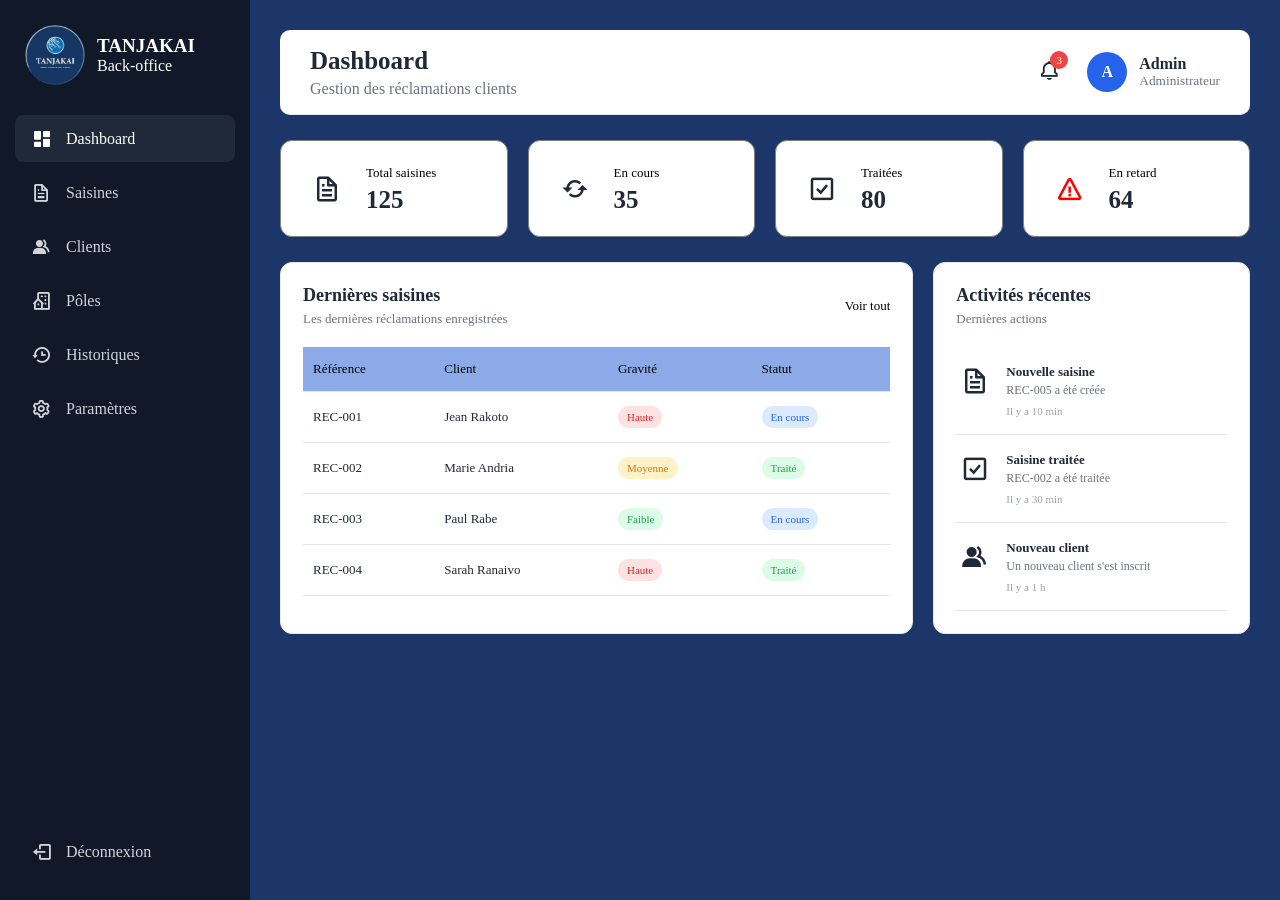
<file: index.html>
<!DOCTYPE html>
<html lang="en">
<head>
    <meta charset="UTF-8">
    <meta name="viewport" content="width=device-width, initial-scale=1.0">
    <link href="https://unpkg.com/boxicons@2.1.4/css/boxicons.min.css" rel="stylesheet">
    <title>TANJAKAI</title>
    <link rel="stylesheet" href="style.css">
</head>
<body>
    <!-- SIDEBAR -->
    <aside class="sidebar">
        <div class="logo">
            <img src="ta.jpg" alt="#">
            <div>
                <h2>TANJAKAI</h2>
                <span>Back-office</span>
            </div>
        </div>

        <nav>
            <a href="index.html" class="menu active"><i class='bx bxs-dashboard'></i> <span>Dashboard</span></a>
            <a href="saisine/saisine.html" class="menu" data-page="saisines"><i class='bx bx-file'></i> <span>Saisines</span></a>
            <a href="clients/clients.html" class="menu" data-page="clients"><i class='bx bxs-group'></i> <span>Clients</span></a>
            <a href="poles/poles.html" class="menu" data-page="poles"><i class='bx bx-building-house'></i> <span>Pôles</span></a>
            <a href="#" class="menu" data-page="historiques"><i class='bx bx-history'></i> <span>Historiques</span></a>
            <a href="#" class="menu" data-page="parametres"><i class='bx bx-cog'></i> <span>Paramètres</span></a>
        </nav>

        <div class="sidebar-bottom">
            <a href="#"><i class='bx bx-log-out'></i> <span>Déconnexion</span></a>
        </div>
    </aside>

    <main class="main-content">
        <!-- HEADER -->
        <header class="header">
            <button id="menuBtn" class="menu-btn">
                <i class='bx bx-menu'></i>
            </button>
            <div>
                <h1 id="pageTitle">Dashboard</h1>
                <p>Gestion des réclamations clients</p>
            </div>
            <div class="profile">
                <div class="notification">
                    <i class='bx bx-bell'></i>
                    <span>3</span>
                </div>
                <div class="avatar">A</div>
                <div>
                    <strong>Admin</strong>
                    <small>Administrateur</small>
                </div>
            </div>
        </header>

        <!-- STATISTIQUES -->
        <section class="stats">
            <div class="stat-card">
                <div class="stat-icon"><i class='bx bx-file'></i></div>
                <div>
                    <span>Total saisines</span>
                    <h2 id="totalSaisines">125</h2>
                </div>
            </div>

            <div class="stat-card">
                <div class="stat-icon"><i class='bx bx-refresh'></i></div>
                <div>
                    <span>En cours</span>
                    <h2 id="saisinesCours">35</h2>
                </div>
            </div>

            <div class="stat-card">
                <div class="stat-icon"><i class='bx bx-check-square' ></i></div>
                <div>
                    <span>Traitées</span>
                    <h2 id="saisinesTraitees">80</h2>
                </div>
            </div>

            <div class="stat-card">
                <div class="stat-icon red"><i class='bx bx-error'></i></div>
                <div>
                    <span>En retard</span>
                    <h2 id="enRetard">64</h2>
                </div>
            </div>
        </section>

        <!-- CONTENU -->
        <section class="dashboard-grid">
            <!-- SAISINES -->
            <div class="card recent">
                <div class="card-header">
                    <div>
                        <h2>Dernières saisines</h2>
                        <p>Les dernières réclamations enregistrées</p>
                    </div>
                    <a href="#">Voir tout</a>
                </div>

                <div class="table-container">
                    <table>
                        <thead>
                            <tr>
                                <th>Référence</th>
                                <th>Client</th>
                                <th>Gravité</th>
                                <th>Statut</th>
                            </tr>
                        </thead>

                        <tbody>
                            <tr>
                                <td>REC-001</td>
                                <td>Jean Rakoto</td>
                                <td><span class="badge high">Haute</span></td>
                                <td><span class="badge pending">En cours</span></td>
                            </tr>

                            <tr>
                                <td>REC-002</td>
                                <td>Marie Andria</td>
                                <td><span class="badge medium">Moyenne</span></td>
                                <td><span class="badge success">Traité</span></td>
                            </tr>

                            <tr>
                                <td>REC-003</td>
                                <td>Paul Rabe</td>
                                <td><span class="badge low">Faible</span></td>
                                <td><span class="badge pending">En cours</span></td>
                            </tr>

                            <tr>
                                <td>REC-004</td>
                                <td>Sarah Ranaivo</td>
                                <td><span class="badge high">Haute</span></td>
                                <td> <span class="badge success">Traité</span> </td>
                            </tr>
                        </tbody>
                    </table>
                </div>
            </div>

            <!-- ACTIVITÉS -->
            <div class="card activity">
                <div class="card-header">
                    <div>
                        <h2>Activités récentes</h2>
                        <p>Dernières actions</p>
                    </div>
                </div>

                <div class="activity-list">
                    <div class="activity-item">
                        <div class="activity-icon"><i class='bx bx-file'></i></div>
                        <div>
                            <strong>Nouvelle saisine</strong>
                            <p>REC-005 a été créée</p>
                            <small>Il y a 10 min</small>
                        </div>
                    </div>

                    <div class="activity-item">
                        <div class="activity-icon"><i class='bx bx-check-square' ></i></div>
                        <div>
                            <strong>Saisine traitée</strong>
                            <p>REC-002 a été traitée</p>
                            <small>Il y a 30 min</small>
                        </div>
                    </div>

                    <div class="activity-item">
                        <div class="activity-icon"><i class='bx bxs-group'></i></div>
                        <div>
                            <strong>Nouveau client</strong>
                            <p>Un nouveau client s'est inscrit</p>
                            <small>Il y a 1 h</small>
                        </div>
                    </div>
                </div>
            </div>
        </section>
    </main>

    <script src="script.js"></script>
</body>
</html>
</file>
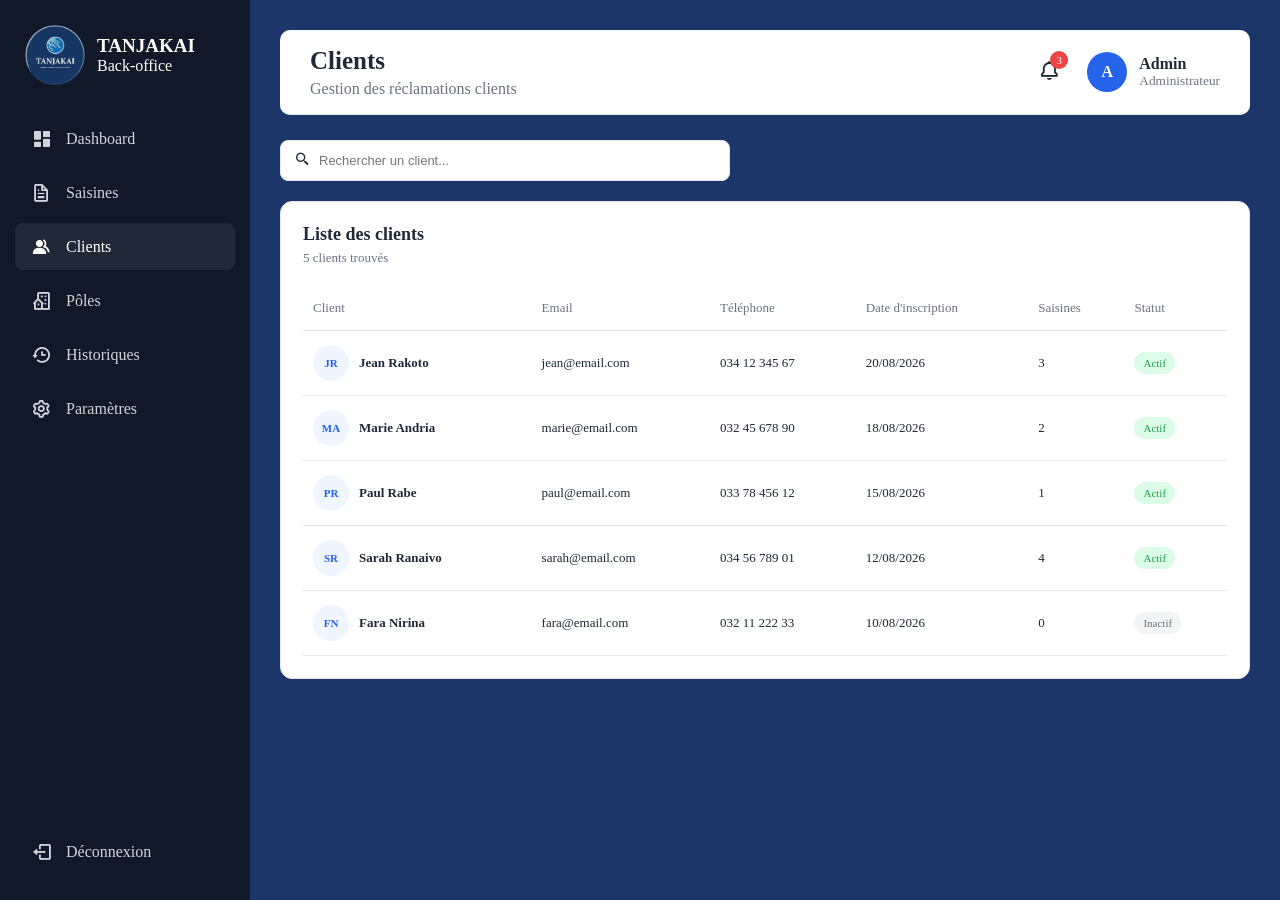
<file: clients/clients.html>
<!DOCTYPE html>
<html lang="en">
<head>
    <meta charset="UTF-8">
    <meta name="viewport" content="width=device-width, initial-scale=1.0">
    <link href="https://unpkg.com/boxicons@2.1.4/css/boxicons.min.css" rel="stylesheet">
    <title>Clients</title>
    <link rel="stylesheet" href="clients.css">
</head>
<body>
    <!-- SIDEBAR -->
    <aside class="sidebar">
        <div class="logo">
            <img src="..\ta.jpg" alt="#">
            <div>
                <h2>TANJAKAI</h2>
                <span>Back-office</span>
            </div>
        </div>

        <nav>
            <a href="..\index.html" class="menu"><i class='bx bxs-dashboard'></i> <span>Dashboard</span></a>
            <a href="..\saisine/saisine.html" class="menu" data-page="saisines"><i class='bx bx-file'></i> <span>Saisines</span></a>
            <a href="clients.html" class="menu active" data-page="clients"><i class='bx bxs-group'></i> <span>Clients</span></a>
            <a href="..\poles\poles.html" class="menu" data-page="poles"><i class='bx bx-building-house'></i> <span>Pôles</span></a>
            <a href="#" class="menu" data-page="historiques"><i class='bx bx-history'></i> <span>Historiques</span></a>
            <a href="#" class="menu" data-page="parametres"><i class='bx bx-cog'></i> <span>Paramètres</span></a>
        </nav>

        <div class="sidebar-bottom">
            <a href="#"><i class='bx bx-log-out'></i> <span>Déconnexion</span></a>
        </div>
    </aside>
    <main class="main-content">
         <!-- HEADER -->
        <header class="header">
            <button id="menuBtn" class="menu-btn">
                <i class='bx bx-menu'></i>
            </button>
            <div>
                <h1 id="pageTitle">Clients</h1>
                <p>Gestion des réclamations clients</p>
            </div>
            <div class="profile">
                <div class="notification">
                    <i class='bx bx-bell'></i>
                    <span>3</span>
                </div>
                <div class="avatar">A</div>
                <div>
                    <strong>Admin</strong>
                    <small>Administrateur</small>
                </div>
            </div>
        </header>

        <!-- RECHERCHE -->
        <section class="tools">
            <div class="search-box">
                <span><i class='bx bx-search-alt-2'></i></span>
                <input type="text" id="searchInput"placeholder="Rechercher un client...">
            </div>
        </section>

        <section class="card">
            <div class="card-header">
                <div>
                    <h2>Liste des clients</h2>
                    <p id="resultCount">5 clients trouvés</p>
                </div>
            </div>

            <div class="table-container">
                <table>
                    <thead>
                        <tr>
                            <th>Client</th>
                            <th>Email</th>
                            <th>Téléphone</th>
                            <th>Date d'inscription</th>
                            <th>Saisines</th>
                            <th>Statut</th>
                        </tr>
                    </thead>
                    <tbody id="clientsTable">
                        <tr>
                            <td>
                                <div class="client">
                                    <div class="avatar-client">JR</div>
                                    <strong>Jean Rakoto</strong>
                                </div>
                            </td>

                            <td>jean@email.com</td>
                            <td>034 12 345 67 </td>
                            <td>20/08/2026 </td>
                            <td>3</td>
                            <td><span class="badge active">Actif</span></td>
                        </tr>

                        <tr>
                            <td>
                                <div class="client">
                                    <div class="avatar-client"> MA</div>
                                    <strong>Marie Andria</strong>
                                </div>
                            </td>
                            <td> marie@email.com</td>
                            <td>032 45 678 90</td>
                            <td>18/08/2026</td>
                            <td>2 </td>
                            <td><span class="badge active">Actif</span></td>
                        </tr>

                        <tr>
                            <td>
                                <div class="client">
                                    <div class="avatar-client"> PR</div>
                                    <strong>Paul Rabe</strong>
                                </div>
                            </td>
                            <td> paul@email.com</td>
                            <td>033 78 456 12</td>
                            <td>15/08/2026 </td>
                            <td>1</td>
                            <td><span class="badge active"> Actif</span></td>
                        </tr>

                        <tr>
                            <td>
                                <div class="client">
                                    <div class="avatar-client">SR</div>
                                    <strong>Sarah Ranaivo</strong>
                                </div>
                            </td>
                            <td>sarah@email.com</td>
                            <td>034 56 789 01</td>
                            <td>12/08/2026</td>
                            <td> 4</td>
                            <td><span class="badge active">Actif</span></td>
                        </tr>

                        <tr>
                            <td>
                                <div class="client">
                                    <div class="avatar-client">FN</div>
                                    <strong>Fara Nirina</strong>
                                </div>
                            </td>
                            <td>fara@email.com</td>
                            <td>032 11 222 33</td>
                            <td>10/08/2026</td>
                            <td>0</td>
                            <td><span class="badge inactive">Inactif</span></td>
                        </tr>
                    </tbody>
                </table>
            </div>
        </section>
    </main>

    <script src="clients.js"></script>
</body>
</html>
</file>
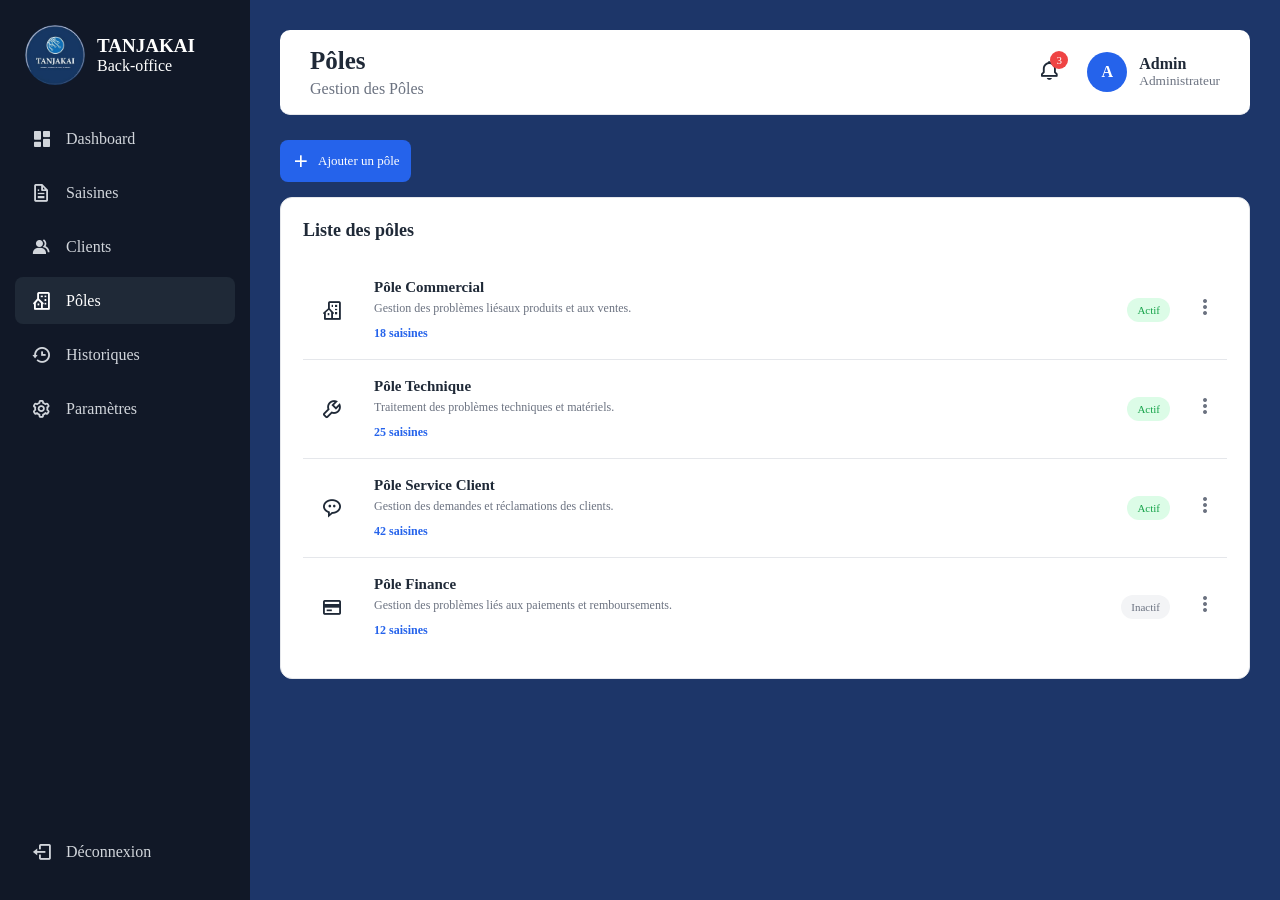
<file: poles/poles.html>
<!DOCTYPE html>
<html lang="en">
<head>
    <meta charset="UTF-8">
    <meta name="viewport" content="width=device-width, initial-scale=1.0">
    <link href="https://unpkg.com/boxicons@2.1.4/css/boxicons.min.css" rel="stylesheet">
    <title>Poles</title>
    <link rel="stylesheet" href="poles.css">
</head>
<body>
     <!-- SIDEBAR -->
    <aside class="sidebar">
        <div class="logo">
            <img src="..\ta.jpg" alt="#">
            <div>
                <h2>TANJAKAI</h2>
                <span>Back-office</span>
            </div>
        </div>

        <nav>
            <a href="..\index.html" class="menu"><i class='bx bxs-dashboard'></i> <span>Dashboard</span></a>
            <a href="..\saisine\saisine.html" class="menu" data-page="saisines"><i class='bx bx-file'></i> <span>Saisines</span></a>
            <a href="..\clients\clients.html" class="menu" data-page="clients"><i class='bx bxs-group'></i> <span>Clients</span></a>
            <a href="poles.html" class="menu active" data-page="poles"><i class='bx bx-building-house'></i> <span>Pôles</span></a>
            <a href="#" class="menu" data-page="historiques"><i class='bx bx-history'></i> <span>Historiques</span></a>
            <a href="#" class="menu" data-page="parametres"><i class='bx bx-cog'></i> <span>Paramètres</span></a>
        </nav>

        <div class="sidebar-bottom">
            <a href="#"><i class='bx bx-log-out'></i> <span>Déconnexion</span></a>
        </div>
    </aside>

    <!-- MODAL AJOUTER UN PÔLE -->
    <div class="modal" id="poleModal">
        <div class="modal-content">
            <div class="modal-header">
                <div>
                    <h2>Ajouter un pôle</h2>
                    <p>Créer un nouveau pôle</p>
                </div>

                <button class="close-btn" id="closeModal">
                    <i class='bx bx-x'></i>
                </button>
            </div>

            <form id="poleForm">
                <div class="form-group">
                    <label for="poleName">Nom du pôle</label>
                    <input type="text" id="poleName" placeholder="Ex : Pôle Informatique" required>
                </div>

                <div class="form-group">
                    <label for="poleDescription">Description</label>
                    <textarea id="poleDescription" rows="4" placeholder="Description du pôle..." required></textarea>
                </div>

                <div class="form-group">
                    <label for="poleStatus">Statut</label>
                    <select id="poleStatus">
                        <option value="Actif">Actif</option>
                        <option value="Inactif">Inactif</option>
                    </select>
                </div>

                <div class="modal-actions">
                    <button type="button" class="cancel-btn" id="cancelBtn"> Annuler</button>
                    <button type="submit" class="save-btn">
                        <i class='bx bx-save'></i>
                        Enregistrer
                    </button>
                </div>
            </form>
        </div>
    </div>
    
    <main class="main-content">
         <!-- HEADER -->
        <header class="header">
            <button id="menuBtn" class="menu-btn">
                <i class='bx bx-menu'></i>
            </button>
            <div>
                <h1 id="pageTitle">Pôles</h1>
                <p>Gestion des Pôles</p>
            </div>
            <div class="profile">
                <div class="notification">
                    <i class='bx bx-bell'></i>
                    <span>3</span>
                </div>
                <div class="avatar">A</div>
                <div>
                    <strong>Admin</strong>
                    <small>Administrateur</small>
                </div>
            </div>
        </header>

        <button class="add-btn" id="addPoleBtn">
            <i class='bx bx-plus'></i>
            Ajouter un pôle
        </button>

        <!-- LISTE DES PÔLES -->
        <section class="card">
            <div class="card-header">
                <div>
                    <h2>Liste des pôles</h2>
                </div>
            </div>

            <div class="poles-list" id="polesList">

                <!-- PÔLE 1 -->
                <div class="pole-card">
                    <div class="pole-icon"><i class='bx bx-building-house'></i></div>
                    <div class="pole-info">
                        <h3> Pôle Commercial</h3>
                        <p> Gestion des problèmes liésaux produits et aux ventes.</p>
                        <span>18 saisines </span>
                    </div>
                    <div class="pole-status">
                        <span class="badge active">Actif</span>
                    </div>

                    <!-- MENU 3 POINTS -->
                <div class="pole-menu">
                    <button class="pole-menu-btn">
                        <i class='bx bx-dots-vertical-rounded'></i>
                    </button>

                    <div class="pole-menu-content">
                        <button class="set-active">
                            <i class='bx bx-check-circle'></i>
                            Actif
                        </button>
                        <button class="set-inactive">
                            <i class='bx bx-x-circle'></i>
                            Inactif
                        </button>
                        <button class="delete-pole">
                            <i class='bx bx-trash'></i>
                            Suprimer
                        </button>

                    </div>
                </div>
                </div>

                <!-- PÔLE 2 -->
                <div class="pole-card">
                    <div class="pole-icon">
                        <i class='bx bx-wrench'></i>
                    </div>
                    <div class="pole-info">
                        <h3>Pôle Technique</h3>
                        <p>Traitement des problèmes techniques et matériels.</p>
                        <span> 25 saisines</span>
                    </div>
                    <div class="pole-status">
                        <span class="badge active">
                            Actif
                        </span>
                    </div>

                    <!-- MENU 3 POINTS -->
                    <div class="pole-menu">
                        <button class="pole-menu-btn">
                            <i class='bx bx-dots-vertical-rounded'></i>
                        </button>

                        <div class="pole-menu-content">
                            <button class="set-active">
                                <i class='bx bx-check-circle'></i>
                                Actif
                            </button>
                            <button class="set-inactive">
                                <i class='bx bx-x-circle'></i>
                                Inactif
                            </button>
                            <button class="delete-pole">
                                <i class='bx bx-trash'></i>
                                Suprimer
                            </button>

                        </div>
                    </div>
                </div>

                <!-- PÔLE 3 -->
                <div class="pole-card">
                    <div class="pole-icon">
                        <i class='bx bx-message-rounded-dots' ></i>
                    </div>

                    <div class="pole-info">
                        <h3>Pôle Service Client</h3>
                        <p> Gestion des demandes et réclamations des clients.</p>
                        <span>42 saisines</span>
                    </div>

                    <div class="pole-status">
                        <span class="badge active">
                            Actif
                        </span>
                    </div>

                    <!-- MENU 3 POINTS -->
                    <div class="pole-menu">
                        <button class="pole-menu-btn">
                            <i class='bx bx-dots-vertical-rounded'></i>
                        </button>

                        <div class="pole-menu-content">
                            <button class="set-active">
                                <i class='bx bx-check-circle'></i>
                                Actif
                            </button>
                            <button class="set-inactive">
                                <i class='bx bx-x-circle'></i>
                                Inactif
                            </button>
                            <button class="delete-pole">
                                <i class='bx bx-trash'></i>
                                Suprimer
                            </button>

                        </div>
                    </div>
                </div>

                <!-- PÔLE 4 -->
                <div class="pole-card">
                    <div class="pole-icon">
                        <i class='bx bx-credit-card' ></i>
                    </div>

                    <div class="pole-info">
                        <h3>Pôle Finance</h3>
                        <p> Gestion des problèmes liés aux paiements et remboursements.</p>
                        <span>12 saisines</span>
                    </div>

                    <div class="pole-status">
                        <span class="badge inactive">
                            Inactif
                        </span>
                    </div>

                    <!-- MENU 3 POINTS -->
                    <div class="pole-menu">
                        <button class="pole-menu-btn">
                            <i class='bx bx-dots-vertical-rounded'></i>
                        </button>

                        <div class="pole-menu-content">
                            <button class="set-active">
                                <i class='bx bx-check-circle'></i>
                                Actif
                            </button>
                            <button class="set-inactive">
                                <i class='bx bx-x-circle'></i>
                                Inactif
                            </button>
                            <button class="delete-pole">
                                <i class='bx bx-trash'></i>
                                Suprimer
                            </button>

                        </div>
                    </div>
                </div>
            </div>
        </section>
    </main>

    <script src="poles.js"></script>
</body>
</html>
</file>
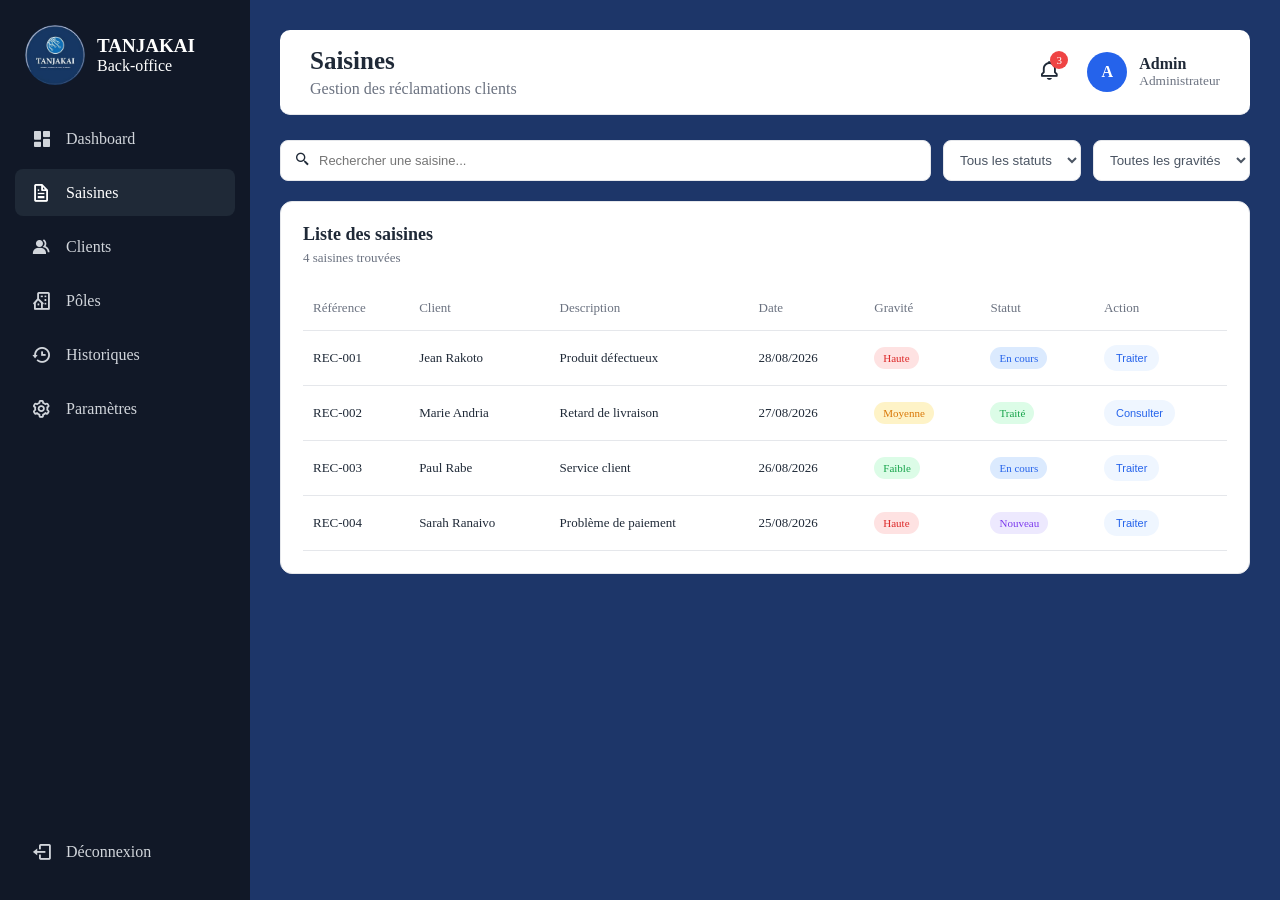
<file: saisine/saisine.html>
<!DOCTYPE html>
<html lang="en">
<head>
    <meta charset="UTF-8">
    <meta name="viewport" content="width=device-width, initial-scale=1.0">
    <link href="https://unpkg.com/boxicons@2.1.4/css/boxicons.min.css" rel="stylesheet">
    <title>SAISINES</title>
    <link rel="stylesheet" href="saisine.css">
</head>
<body>
    <!-- SIDEBAR -->
    <aside class="sidebar">
        <div class="logo">
            <img src="..\ta.jpg" alt="#">
            <div>
                <h2>TANJAKAI</h2>
                <span>Back-office</span>
            </div>
        </div>

        <nav>
            <a href="..\index.html" class="menu"><i class='bx bxs-dashboard'></i> <span>Dashboard</span></a>
            <a href="saisine.html" class="menu active" data-page="saisines"><i class='bx bx-file'></i> <span>Saisines</span></a>
            <a href="..\clients\clients.html" class="menu" data-page="clients"><i class='bx bxs-group'></i> <span>Clients</span></a>
            <a href="..\poles\poles.html" class="menu" data-page="poles"><i class='bx bx-building-house'></i> <span>Pôles</span></a>
            <a href="#" class="menu" data-page="historiques"><i class='bx bx-history'></i> <span>Historiques</span></a>
            <a href="#" class="menu" data-page="parametres"><i class='bx bx-cog'></i> <span>Paramètres</span></a>
        </nav>

        <div class="sidebar-bottom">
            <a href="#"><i class='bx bx-log-out'></i> <span>Déconnexion</span></a>
        </div>
    </aside>

    <main class="main-content">
        <!-- HEADER -->
        <header class="header">
            <button id="menuBtn" class="menu-btn">
                <i class='bx bx-menu'></i>
            </button>
            <div>
                <h1 id="pageTitle">Saisines</h1>
                <p>Gestion des réclamations clients</p>
            </div>
            <div class="profile">
                <div class="notification">
                    <i class='bx bx-bell'></i>
                    <span>3</span>
                </div>
                <div class="avatar">A</div>
                <div>
                    <strong>Admin</strong>
                    <small>Administrateur</small>
                </div>
            </div>
        </header>

        <!-- FILTRES -->
        <section class="tools">
            <div class="search-box">
                <span><i class='bx bx-search-alt-2'></i></span>
                <input type="text" id="searchInput" placeholder="Rechercher une saisine...">
            </div>

            <select id="statusFilter">
                <option value="all">Tous les statuts</option>
                <option value="Nouveau">Nouveau</option>
                <option value="En cours">En cours</option>
                <option value="Traité">Traité</option>
            </select>

            <select id="gravityFilter">
                <option value="all">Toutes les gravités</option>
                <option value="Haute">Haute</option>
                <option value="Moyenne">Moyenne</option>
                <option value="Faible">Faible</option>
            </select>
        </section>

        <!-- TABLEAU DES SAISINES -->
        <section class="card">
            <div class="card-header">
                <div>
                    <h2>Liste des saisines</h2>
                    <p id="resultCount"> 4 saisines trouvées </p>
                </div>
            </div>

            <div class="table-container">
                <table>
                    <thead>
                        <tr>
                            <th>Référence</th>
                            <th>Client</th>
                            <th>Description</th>
                            <th>Date</th>
                            <th>Gravité</th>
                            <th>Statut</th>
                            <th>Action</th>
                        </tr>
                    </thead>

                    <tbody id="saisinesTable">
                        <tr>
                            <td>REC-001</td>
                            <td>Jean Rakoto</td>
                            <td>Produit défectueux</td>
                            <td>28/08/2026</td>
                            <td><span class="badge high">Haute</span></td>
                            <td><span class="badge pending">En cours</span></td>
                            <td><button class="view-btn" onclick="ouvrirTraitement('REC-001')">Traiter</button></td>
                        </tr>

                        <tr>
                            <td>REC-002</td>
                            <td>Marie Andria</td>
                            <td>Retard de livraison</td>
                            <td>27/08/2026</td>
                            <td><span class="badge medium">Moyenne</span></td>
                            <td><span class="badge success">Traité</span></td>
                            <td><button class="view-btn" onclick="ouvrirTraitement('REC-002')">Consulter</button></td>
                        </tr>

                        <tr>
                            <td>REC-003</td>
                            <td>Paul Rabe</td>
                            <td>Service client</td>
                            <td>26/08/2026</td>
                            <td><span class="badge low">Faible</span></td>
                            <td><span class="badge pending">En cours </span></td>
                            <td><button class="view-btn" onclick="ouvrirTraitement('REC-003')">Traiter</button></td>
                        </tr>

                        <tr>
                            <td>REC-004</td>
                            <td>Sarah Ranaivo</td>
                            <td>Problème de paiement</td>
                            <td>25/08/2026</td>
                            <td><span class="badge high">Haute</span></td>
                            <td><span class="badge new">Nouveau</span></td>
                            <td><button class="view-btn" onclick="ouvrirTraitement('REC-004')">Traiter</button></td>
                        </tr>
                    </tbody>
                </table>
            </div>
        </section>
    </main>

    <!-- FENÊTRE DE TRAITEMENT -->
<div id="fenetreTraitement" class="fenetre-traitement">
    <div class="contenu-traitement">
    <!-- BARRE DE LA FENÊTRE -->
        <div class="window-header" id="windowHeader">
            <button class="fermer-traitement" onclick="fermerTraitement()">
                <i class='bx bx-x'></i>
            </button>
        </div>

        <!-- PAGE TRAITEMENT -->
        <iframe id="traitementFrame"></iframe>
    </div>

</div>

    <script src="saisine.js"></script>
</body>
</html>
</file>
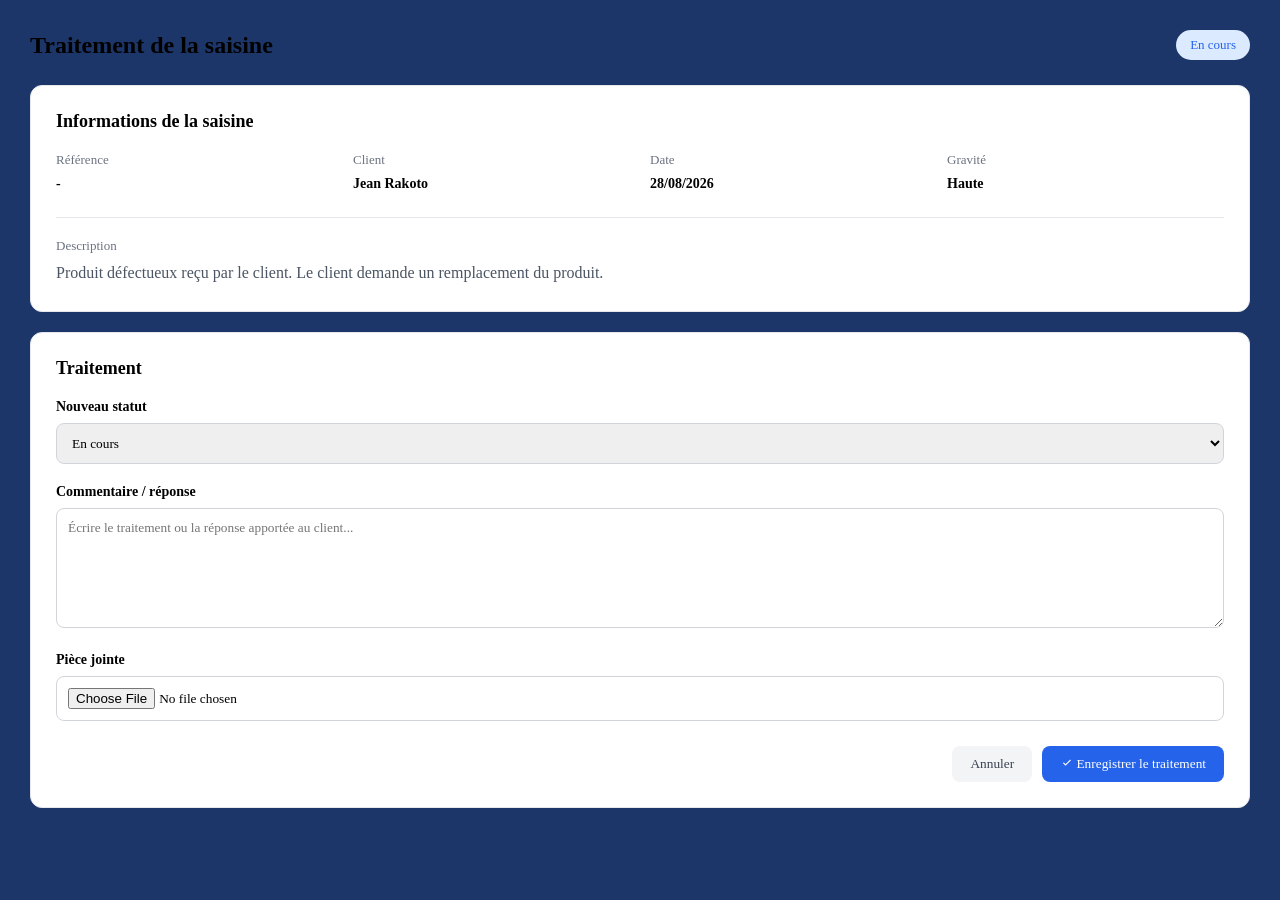
<file: saisine/traitement/traitement.html>
<!DOCTYPE html>
<html lang="fr">
<head>
    <meta charset="UTF-8">
    <meta name="viewport" content="width=device-width, initial-scale=1.0">
    <title>Traitement</title>
    <link rel="stylesheet" href="traitement.css">
    <link href="https://unpkg.com/boxicons@2.1.4/css/boxicons.min.css" rel="stylesheet">
</head>

<body>
    <div class="traitement-window">

        <div class="traitement-container">
            <div class="traitement-header">
                <div>
                    <h1>Traitement de la saisine</h1>  
                </div>
                <span class="status">En cours</span>
            </div>

            <div class="traitement-body">
                <!-- INFORMATIONS -->
                <section class="info-card">
                    <h2>Informations de la saisine</h2>
                    <div class="info-grid">
                        <div>
                            <span>Référence</span>
                            <strong id="refInfo">-</strong>
                        </div>

                        <div>
                            <span>Client</span>
                            <strong>Jean Rakoto</strong>
                        </div>

                        <div>
                            <span>Date</span>
                            <strong>28/08/2026</strong>
                        </div>

                        <div>
                            <span>Gravité</span>
                            <strong>Haute</strong>
                        </div>
                    </div>

                    <div class="description">
                        <span>Description</span>
                        <p>
                            Produit défectueux reçu par le client.
                            Le client demande un remplacement du produit.
                        </p>
                    </div>
                </section>

                <!-- FORMULAIRE -->
                <section class="form-card">
                    <h2>Traitement</h2>
                    <form>
                        <div class="form-group">
                            <label for="status"> Nouveau statut</label>
                            <select id="status">
                                <option value="En cours"> En cours </option>
                                <option value="Traité"> Traité </option>
                                <option value="Rejeté"> Rejeté </option>
                            </select>
                        </div>

                        <div class="form-group">
                            <label for="commentaire"> Commentaire / réponse</label>
                            <textarea id="commentaire" placeholder="Écrire le traitement ou la réponse apportée au client..."></textarea>
                        </div>

                        <div class="form-group">
                            <label for="piece"> Pièce jointe </label>
                            <input type="file" id="piece">
                        </div>

                        <div class="actions">
                            <button type="button" class="cancel"> Annuler </button>
                            <button type="submit" class="save"><i class='bx bx-check'></i> Enregistrer le traitement </button>
                        </div>
                    </form>
                </section>
            </div>
        </div>
    </div>

    <script src="traitement.js"></script>
</body>
</html>
</file>
<file: style.css>
* {
    margin: 0;
    padding: 0;
    box-sizing: border-box;
}

body {
    font-family: 'Times New Roman', Times, serif;
    background: #1d3669;
    color: #1f2937;
}
/* SIDEBAR */
.sidebar {
    position: fixed;
    left: 0;
    top: 0;
    width: 250px;
    height: 100vh;
    background: #111827;
    color: white;
    display: flex;
    flex-direction: column;
    padding: 25px 15px;
    z-index: 1000;
}

/* LOGO */
.logo {
    display: flex;
    align-items: center;
    gap: 12px;
    padding: 0 10px 30px;
}

.logo img {
    width: 60px;
    height: 60px;
    border-radius: 50%;
    object-fit: cover;
}

.logo h2 {
    font-size: 19px;
}

.logo small {
    color: #9ca3af;
}

/* MENU */
nav {
    display: flex;
    flex-direction: column;
    gap: 7px;
}

.menu,.sidebar-bottom a {
    display: flex;
    align-items: center;
    gap: 14px;
    padding: 13px 15px;
    color: #d1d5db;
    text-decoration: none;
    border-radius: 8px;
    transition: background 0.2s ease,
                color 0.2s ease,
                transform 0.2s ease;
}
/* ICONES SIDEBAR */
.sidebar i {
    font-size: 21px;
    width: 22px;
    min-width: 22px;
    text-align: center;
}

/* HOVER + ACTIVE */
.menu:hover, .menu.active {
    background: #1f2937;
    color: white;
}

.sidebar-bottom a:hover{
    background: #1f2937;
    color: red;
}

/* Petite animation */
.menu:hover i, .sidebar-bottom a:hover i {
    transform: scale(1.08);
}

/* BAS SIDEBAR */
.sidebar-bottom {
    margin-top: auto;
}

/* MAIN */
.main-content {
    margin-left: 250px;
    min-height: 100vh;
    width: calc(100% - 250px);
    padding: 30px;
    overflow-y: auto;
}

/* HEADER */
.header {
    height: 85px;
    background: white;
    display: flex;
    border-radius: 10px;
    margin-bottom: 25px;
    align-items: center;
    padding: 0 30px;
    border-bottom: 1px solid #e5e7eb;
    position: sticky;
    top: 0;
    z-index: 100;
}

.header h1 {
    font-size: 25px;
}

.header p {
    color: #6b7280;
    margin-top: 5px;
}

/* PROFILE */
.profile {
    margin-left: auto;
    display: flex;
    align-items: center;
    gap: 12px;
}

.profile small {
    display: block;
    color: #6b7280;
}

/* AVATAR*/
.avatar {
    width: 40px;
    height: 40px;
    display: flex;
    align-items: center;
    justify-content: center;
    border-radius: 50%;
    background: #2563eb;
    color: white;
    font-weight: bold;
}

/* NOTIFICATION */
.notification {
    position: relative;
    font-size: 21px;
    margin-right: 15px;
    cursor: pointer;
}

.notification > i {
    font-size: 22px;
}

.notification span {
    position: absolute;
    top: -8px;
    right: -8px;
    width: 18px;
    height: 18px;
    background: #ef4444;
    color: white;
    border-radius: 50%;
    font-size: 11px;
    display: flex;
    justify-content: center;
    align-items: center;
}

.menu-btn {
    display: none;
    border: none;
    background: none;
    font-size: 24px;
    margin-right: 15px;
    cursor: pointer;
    color: #1f2937;
}

.menu-btn i {
    font-size: 30px;
}

/* PAGES*/
.page {
    display: none;
    padding: 30px;
}

.active-page {
    display: block;
}

/* STATISTIQUES */
.stats {
    display: grid;
    grid-template-columns: repeat(4, 1fr);
    gap: 20px;
    margin-bottom: 25px;
}

.stat-card {
    background: white;
    padding: 22px;
    border-radius: 12px;
    display: flex;
    align-items: center;
    gap: 15px;
    border: 1px solid gray;
}

.stat-icon {
    width: 48px;
    height: 48px;
    display: flex;
    align-items: center;
    justify-content: center;
    font-size: 30px;
}

.red {
    color: red;
}

.stat-card span {
    color: #000000;
    font-size: 13px;
}

.stat-card h2 {
    margin-top: 5px;
    font-size: 25px;
}

/* DASHBOARD */
.dashboard-grid {
    display: grid;
    grid-template-columns: 2fr 1fr;
    gap: 20px;
}

.card {
    background: white;
    border: 1px solid #e5e7eb;
    border-radius: 12px;
    padding: 22px;
}

.card-header {
    display: flex;
    justify-content: space-between;
    align-items: center;
    margin-bottom: 20px;
}

.card-header h2 {
    font-size: 18px;
    margin-bottom: 5px;
}

.card-header p {
    color: #6b7280;
    font-size: 13px;
}

.card-header a {
    text-decoration: none;
    color: #000000;
    font-size: 13px;
}

.card-header a:hover {
    color: #2563eb;
}

/* TABLE */
.table-container {
    overflow-x: auto;
}

table {
    width: 100%;
    border-collapse: collapse;
}

th, td {
    padding: 14px 10px;
    text-align: left;
    border-bottom: 1px solid #e5e7eb;
    font-size: 13px;
}

th {
    color: #000000;
    background: #8baae7;
    font-weight: normal;
}

/* BADGES */
.badge {
    padding: 5px 9px;
    border-radius: 20px;
    font-size: 11px;
    display: inline-block;
}

.high {
    background: #fee2e2;
    color: #dc2626;
}

.medium {
    background: #fef3c7;
    color: #d97706;
}

.low {
    background: #dcfce7;
    color: #16a34a;
}

.pending {
    background: #dbeafe;
    color: #2563eb;
}

.success {
    background: #dcfce7;
    color: #16a34a;
}

/* ACTIVITES */
.activity-list {
    display: flex;
    flex-direction: column;
}

.activity-item {
    display: flex;
    gap: 12px;
    padding: 15px 0;
    border-bottom: 1px solid #e5e7eb;
}

.activity-icon {
    width: 38px;
    height: 38px;
    flex-shrink: 0;
    display: flex;
    align-items: center;
    justify-content: center;
    font-size: 30px;
}

.activity-item strong {
    font-size: 13px;
}

.activity-item p {
    font-size: 12px;
    color: #6b7280;
    margin: 3px 0;
}

.activity-item small {
    font-size: 11px;
    color: #9ca3af;
}

/* RESPONSINE */
@media (max-width: 1100px) {
    .stats {
        grid-template-columns: repeat(2, 1fr);
    }

    .dashboard-grid {
        grid-template-columns: 1fr;
    }
}

@media (min-width: 701px) {
    .sidebar {
        position: fixed;
        left: 0;
        top: 0;
        width: 250px;
        height: 100vh;
    }

    .main-content {
        margin-left: 250px;
        width: calc(100% - 250px);
        min-height: 100vh;
        padding: 30px;
    }
}

@media (max-width: 700px) {

    .sidebar {
        width: 250px;
        padding: 25px 15px;
        transform: translateX(-100%);
        transition: transform 0.3s ease;
    }

    .sidebar.show nav a {
    justify-content: flex-start;
    padding: 13px 15px;
    }

    .sidebar.show nav a span {
        display: inline;
    }

    .sidebar.show .logo h2 {
        font-size: 19px;
    }

    .sidebar.show .logo span {
        display: inline;
    }

     .sidebar.show {
        transform: translateX(0);
    }

    .main-content {
         margin-left: 0;
        width: 100%;
        padding: 20px;
    }

    .menu-btn {
    display: block;
    position: relative;
    z-index: 1100;
    }

    .topbar h1 {
        font-size: 22px;
    }

    .admin-info {
        display: none;
    }

    .stats {
        grid-template-columns: 1fr;
    }
}
</file>
<file: clients/clients.css>
* {
    margin: 0;
    padding: 0;
    box-sizing: border-box;
}

body {
    font-family: 'Times New Roman', Times, serif;
    background: #1d3669;
    color: #1f2937;
}
/* SIDEBAR */
.sidebar {
    position: fixed;
    left: 0;
    top: 0;
    width: 250px;
    height: 100vh;
    background: #111827;
    color: white;
    display: flex;
    flex-direction: column;
    padding: 25px 15px;
    z-index: 1000;
}

/* LOGO */
.logo {
    display: flex;
    align-items: center;
    gap: 12px;
    padding: 0 10px 30px;
}

.logo img {
    width: 60px;
    height: 60px;
    border-radius: 50%;
    object-fit: cover;
}

.logo h2 {
    font-size: 19px;
}

.logo small {
    color: #9ca3af;
}

/* MENU */
nav {
    display: flex;
    flex-direction: column;
    gap: 7px;
}

.menu,.sidebar-bottom a {
    display: flex;
    align-items: center;
    gap: 14px;
    padding: 13px 15px;
    color: #d1d5db;
    text-decoration: none;
    border-radius: 8px;
    transition: background 0.2s ease,
                color 0.2s ease,
                transform 0.2s ease;
}
/* ICONES SIDEBAR */
.sidebar i {
    font-size: 21px;
    width: 22px;
    min-width: 22px;
    text-align: center;
}

/* HOVER + ACTIVE */
.menu:hover, .menu.active {
    background: #1f2937;
    color: white;
}

.sidebar-bottom a:hover{
    background: #1f2937;
    color: red;
}

/* Petite animation */
.menu:hover i, .sidebar-bottom a:hover i {
    transform: scale(1.08);
}

/* BAS SIDEBAR */
.sidebar-bottom {
    margin-top: auto;
}

/* MAIN */
.main-content {
    margin-left: 250px;
    min-height: 100vh;
    width: calc(100% - 250px);
    padding: 30px;
    overflow-y: auto;
}

/* HEADER */
.header {
    height: 85px;
    background: white;
    display: flex;
    border-radius: 10px;
    margin-bottom: 25px;
    align-items: center;
    padding: 0 30px;
    border-bottom: 1px solid #e5e7eb;
    position: sticky;
    top: 0;
    z-index: 100;
}

.header h1 {
    font-size: 25px;
}

.header p {
    color: #6b7280;
    margin-top: 5px;
}

/* PROFILE */
.profile {
    margin-left: auto;
    display: flex;
    align-items: center;
    gap: 12px;
}

.profile small {
    display: block;
    color: #6b7280;
}

/* AVATAR*/
.avatar {
    width: 40px;
    height: 40px;
    display: flex;
    align-items: center;
    justify-content: center;
    border-radius: 50%;
    background: #2563eb;
    color: white;
    font-weight: bold;
}

/* NOTIFICATION */
.notification {
    position: relative;
    font-size: 21px;
    margin-right: 15px;
    cursor: pointer;
}

.notification > i {
    font-size: 22px;
}

.notification span {
    position: absolute;
    top: -8px;
    right: -8px;
    width: 18px;
    height: 18px;
    background: #ef4444;
    color: white;
    border-radius: 50%;
    font-size: 11px;
    display: flex;
    justify-content: center;
    align-items: center;
}

.menu-btn {
    display: none;
    border: none;
    background: none;
    font-size: 24px;
    margin-right: 15px;
    cursor: pointer;
    color: #1f2937;
}

.menu-btn i {
    font-size: 30px;
}

/* PAGES*/
.page {
    display: none;
    padding: 30px;
}

.active-page {
    display: block;
}

.tools {
    display: flex;
    margin-bottom: 20px;
}

.search-box {
    width: 100%;
    max-width: 450px;
    display: flex;
    align-items: center;
    gap: 8px;
    background: white;
    border: 1px solid #e5e7eb;
    border-radius: 8px;
    padding: 0 14px;
}

.search-box input {
    width: 100%;
    border: none;
    outline: none;
    padding: 12px 0;
    font-size: 13px;
}

/*CARD*/
.card {
    background: white;
    border: 1px solid #e5e7eb;
    border-radius: 12px;
    padding: 22px;
}

.card-header {
    margin-bottom: 20px;
}

.card-header h2 {
    font-size: 18px;
    margin-bottom: 5px;
}

.card-header p {
    color: #6b7280;
    font-size: 13px;
}

/* TABLEAU */
.table-container {
    overflow-x: auto;
}

table {
    width: 100%;
    border-collapse: collapse;
}

th, td {
    padding: 14px 10px;
    text-align: left;
    border-bottom: 1px solid #e5e7eb;
    font-size: 13px;
}

th {
    color: #6b7280;
    font-weight: normal;
}


/* CLIENT */
.client {
    display: flex;
    align-items: center;
    gap: 10px;
}

.avatar-client {
    width: 36px;
    height: 36px;
    border-radius: 50%;
    background: #eff6ff;
    color: #2563eb;
    display: flex;
    align-items: center;
    justify-content: center;
    font-size: 11px;
    font-weight: bold;
}

.client strong {
    font-size: 13px;
}

/* BADGES */
.badge {
    display: inline-block;
    padding: 5px 9px;
    border-radius: 20px;
    font-size: 11px;
}

.badge.active {
    background: #dcfce7;
    color: #16a34a;
}

.badge.inactive {
    background: #f3f4f6;
    color: #6b7280;
}

/* RESPONSINE */
@media (max-width: 1100px) {
    .stats {
        grid-template-columns: repeat(2, 1fr);
    }

    .dashboard-grid {
        grid-template-columns: 1fr;
    }
}

@media (min-width: 701px) {

    .sidebar {
        position: fixed;
        left: 0;
        top: 0;
        width: 250px;
        height: 100vh;
    }

    .main-content {
        margin-left: 250px;
        width: calc(100% - 250px);
        min-height: 100vh;
        padding: 30px;
    }
}

@media (max-width: 700px) {

    .sidebar {
        width: 250px;
        padding: 25px 15px;
        transform: translateX(-100%);
        transition: transform 0.3s ease;
    }

    .sidebar.show nav a {
    justify-content: flex-start;
    padding: 13px 15px;
    }

    .sidebar.show nav a span {
        display: inline;
    }

    .sidebar.show .logo h2 {
        font-size: 19px;
    }

    .sidebar.show .logo span {
        display: inline;
    }

     .sidebar.show {
        transform: translateX(0);
    }

    .main-content {
         margin-left: 0;
        width: 100%;
        padding: 20px;
    }

    .menu-btn {
    display: block;
    position: relative;
    z-index: 1100;
    }

    .topbar h1 {
        font-size: 22px;
    }

    .admin-info {
        display: none;
    }

    .stats {
        grid-template-columns: 1fr;
    }
}
</file>
<file: poles/poles.css>
* {
    margin: 0;
    padding: 0;
    box-sizing: border-box;
}

body {
    font-family: 'Times New Roman', Times, serif;
    background: #1d3669;
    color: #1f2937;
}
/* SIDEBAR */
.sidebar {
    position: fixed;
    left: 0;
    top: 0;
    width: 250px;
    height: 100vh;
    background: #111827;
    color: white;
    display: flex;
    flex-direction: column;
    padding: 25px 15px;
    z-index: 1000;
}

/* LOGO */
.logo {
    display: flex;
    align-items: center;
    gap: 12px;
    padding: 0 10px 30px;
}

.logo img {
    width: 60px;
    height: 60px;
    border-radius: 50%;
    object-fit: cover;
}

.logo h2 {
    font-size: 19px;
}

.logo small {
    color: #9ca3af;
}

/* MENU */
nav {
    display: flex;
    flex-direction: column;
    gap: 7px;
}

.menu,.sidebar-bottom a {
    display: flex;
    align-items: center;
    gap: 14px;
    padding: 13px 15px;
    color: #d1d5db;
    text-decoration: none;
    border-radius: 8px;
    transition: background 0.2s ease,
                color 0.2s ease,
                transform 0.2s ease;
}
/* ICONES SIDEBAR */
.sidebar i {
    font-size: 21px;
    width: 22px;
    min-width: 22px;
    text-align: center;
}

/* HOVER + ACTIVE */
.menu:hover, .menu.active {
    background: #1f2937;
    color: white;
}

.sidebar-bottom a:hover{
    background: #1f2937;
    color: red;
}

/* Petite animation */
.menu:hover i, .sidebar-bottom a:hover i {
    transform: scale(1.08);
}

/* BAS SIDEBAR */
.sidebar-bottom {
    margin-top: auto;
}

/* MAIN */
.main-content {
    margin-left: 250px;
    min-height: 100vh;
    width: calc(100% - 250px);
    padding: 30px;
    overflow-y: auto;
}

/* HEADER */
.header {
    height: 85px;
    background: white;
    display: flex;
    border-radius: 10px;
    margin-bottom: 25px;
    align-items: center;
    padding: 0 30px;
    border-bottom: 1px solid #e5e7eb;
    position: sticky;
    top: 0;
    z-index: 100;
}

.header h1 {
    font-size: 25px;
}

.header p {
    color: #6b7280;
    margin-top: 5px;
}

/* PROFILE */
.profile {
    margin-left: auto;
    display: flex;
    align-items: center;
    gap: 12px;
}

.profile small {
    display: block;
    color: #6b7280;
}

/* AVATAR*/
.avatar {
    width: 40px;
    height: 40px;
    display: flex;
    align-items: center;
    justify-content: center;
    border-radius: 50%;
    background: #2563eb;
    color: white;
    font-weight: bold;
}

/* NOTIFICATION */
.notification {
    position: relative;
    font-size: 21px;
    margin-right: 15px;
    cursor: pointer;
}

.notification > i {
    font-size: 22px;
}

.notification span {
    position: absolute;
    top: -8px;
    right: -8px;
    width: 18px;
    height: 18px;
    background: #ef4444;
    color: white;
    border-radius: 50%;
    font-size: 11px;
    display: flex;
    justify-content: center;
    align-items: center;
}

.menu-btn {
    display: none;
    border: none;
    background: none;
    font-size: 24px;
    margin-right: 15px;
    cursor: pointer;
    color: #1f2937;
}

.menu-btn i {
    font-size: 30px;
}

/* PAGES*/
.page {
    display: none;
    padding: 30px;
}

.active-page {
    display: block;
}

/* MODAL */
.modal {
    display: none;
    position: fixed;
    inset: 0;
    background: rgba(0, 0, 0, 0.4);
    align-items: center;
    justify-content: center;
    z-index: 2000;
}

.modal.show {
    display: flex;
}

.modal-content {
    width: 90%;
    max-width: 500px;
    background: white;
    border-radius: 12px;
    padding: 25px;
    box-shadow: 0 10px 30px rgba(0, 0, 0, 0.2);
}

/* EN-TÊTE DU FORMULAIRE */
.modal-header {
    display: flex;
    justify-content: space-between;
    align-items: flex-start;
    margin-bottom: 25px;
}

.modal-header h2 {
    font-size: 20px;
    margin-bottom: 5px;
}

.modal-header p {
    color: #6b7280;
    font-size: 13px;
}

/* BOUTON FERMER */
.close-btn {
    border: none;
    background: none;
    font-size: 26px;
    color: #6b7280;
    cursor: pointer;
}

.close-btn:hover {
    color: #111827;
}

/* FORMULAIRE */
.form-group {
    margin-bottom: 18px;
}

.form-group label {
    display: block;
    margin-bottom: 7px;
    font-size: 13px;
    color: #374151;
}

.form-group input, .form-group textarea, .form-group select {
    width: 100%;
    padding: 11px 12px;
    border: 1px solid #d1d5db;
    border-radius: 8px;
    outline: none;
    font-family: Arial, sans-serif;
    font-size: 13px;
}

.form-group input:focus, .form-group textarea:focus, .form-group select:focus {
    border-color: #2563eb;
}

.form-group textarea {
    resize: vertical;
}

/* BOUTONS */
.modal-actions {
    display: flex;
    justify-content: flex-end;
    gap: 10px;
    margin-top: 25px;
}

.cancel-btn, .save-btn {
    border: none;
    padding: 11px 16px;
    border-radius: 8px;
    cursor: pointer;
    font-size: 13px;
}

.cancel-btn {
    background: #f3f4f6;
    color: #4b5563;
}

.cancel-btn:hover {
    background: #e5e7eb;
}

.save-btn {
    background: #2563eb;
    color: white;
}

.save-btn:hover {
    background: #1d4ed8;
}

/* BOUTON AJOUTER UN PÔLE */
.add-btn {
    display: flex;
    align-items: center;
    gap: 7px;
    border: none;
    background: #2563eb;
    color: white;
    padding: 11px 11px;
    border-radius: 8px;
    font-family: 'Times New Roman', Times, serif;
    font-size: 13px;
    font-weight: normal;
    cursor: pointer;
    margin-bottom: 15px;
    transition: background 0.2s ease,
                transform 0.2s ease;
}

/* ICÔNE + */
.add-btn i {
    font-size: 20px;
}

/* SURVOL */
.add-btn:hover {
    background: #1d4ed8;
    transform: translateY(-1px);
}

/* CLIC */
.add-btn:active {
    transform: translateY(0);
}

/* MENU 3 POINTS DES PÔLES */
.pole-menu {
    position: relative;
    margin-left: auto;
}

.pole-menu-btn {
    border: none;
    background: transparent;
    cursor: pointer;
    font-size: 24px;
    color: #6b7280;
    padding: 5px;
    border-radius: 6px;
}

.pole-menu-btn:hover {
    background: #f3f4f6;
    color: #111827;
}

/* Petit menu */
.pole-menu-content {
    display: none;
    position: absolute;
    right: 0;
    top: 40px;
    width: 150px;
    background: white;
    border: 1px solid #e5e7eb;
    border-radius: 8px;
    box-shadow: 0 5px 15px rgba(0, 0, 0, 0.12);
    z-index: 100;
}

.pole-menu-content.show {
    display: block;
}

/* Boutons du menu */
.pole-menu-content button {
    width: 100%;
    border: none;
    background: none;
    padding: 10px 12px;
    text-align: left;
    cursor: pointer;
    font-family: 'Times New Roman', Times, serif;
    font-size: 13px;
    display: flex;
    align-items: center;
    gap: 8px;
}

.pole-menu-content button:hover {
    background: #f3f4f6;
}

/* Suppression */
.pole-menu-content .delete-pole {
    color: #dc2626;
}

.pole-menu-content .delete-pole:hover {
    background: #fee2e2;
}

/* CARD PRINCIPALE */
.card {
    background: white;
    border: 1px solid #e5e7eb;
    border-radius: 12px;
    padding: 22px;
}

.card-header {
    margin-bottom: 20px;
}

.card-header h2 {
    font-size: 18px;
    margin-bottom: 5px;
}

/*LISTE DES PÔLES */
.poles-list {
    display: flex;
    flex-direction: column;
}

.pole-card {
    position: relative;
    display: flex;
    align-items: center;
    gap: 18px;
    padding: 18px 5px;
    border-bottom: 1px solid #e5e7eb;
}

.pole-card:last-child {
    border-bottom: none;
}

/* ICÔNE */
.pole-icon {
    width: 48px;
    height: 48px;
    flex-shrink: 0;
    border-radius: 10px;
    display: flex;
    align-items: center;
    justify-content: center;
    font-size: 22px;
}


/* INFORMATIONS */
.pole-info {
    flex: 1;
}

.pole-info h3 {
    font-size: 15px;
    margin-bottom: 5px;
}

.pole-info p {
    color: #6b7280;
    font-size: 12px;
    margin-bottom: 7px;
}

.pole-info span {
    color: #2563eb;
    font-size: 12px;
    font-weight: bold;
}

/*  STATUT */
.badge {
    display: inline-block;
    padding: 6px 10px;
    border-radius: 20px;
    font-size: 11px;
}

.badge.active {
    background: #dcfce7;
    color: #16a34a;
}

.badge.inactive {
    background: #f3f4f6;
    color: #6b7280;
}

@media (max-width: 700px) {
    .sidebar {
        width: 250px;
        padding: 25px 15px;
        transform: translateX(-100%);
        transition: transform 0.3s ease;
    }

    .sidebar.show nav a {
    justify-content: flex-start;
    padding: 13px 15px;
    }

    .sidebar.show nav a span {
        display: inline;
    }

    .sidebar.show .logo h2 {
        font-size: 19px;
    }

    .sidebar.show .logo span {
        display: inline;
    }

     .sidebar.show {
        transform: translateX(0);
    }

    .main-content {
         margin-left: 0;
        width: 100%;
        padding: 20px;
    }

    .menu-btn {
    display: block;
    position: relative;
    z-index: 1100;
    }

    .topbar h1 {
        font-size: 22px;
    }

    .admin-info {
        display: none;
    }

    .stats {
        grid-template-columns: 1fr;
    }
}
</file>
<file: saisine/saisine.css>
* {
    margin: 0;
    padding: 0;
    box-sizing: border-box;
}

body {
    font-family: 'Times New Roman', Times, serif;
    background: #1d3669;
    color: #1f2937;
}
/* SIDEBAR */
.sidebar {
    position: fixed;
    left: 0;
    top: 0;
    width: 250px;
    height: 100vh;
    background: #111827;
    color: white;
    display: flex;
    flex-direction: column;
    padding: 25px 15px;
    z-index: 1000;
}

/* LOGO */
.logo {
    display: flex;
    align-items: center;
    gap: 12px;
    padding: 0 10px 30px;
}

.logo img {
    width: 60px;
    height: 60px;
    border-radius: 50%;
    object-fit: cover;
}

.logo h2 {
    font-size: 19px;
}

.logo small {
    color: #9ca3af;
}

/* MENU */
nav {
    display: flex;
    flex-direction: column;
    gap: 7px;
}

.menu,.sidebar-bottom a {
    display: flex;
    align-items: center;
    gap: 14px;
    padding: 13px 15px;
    color: #d1d5db;
    text-decoration: none;
    border-radius: 8px;
    transition: background 0.2s ease,
                color 0.2s ease,
                transform 0.2s ease;
}
/* ICONES SIDEBAR */
.sidebar i {
    font-size: 21px;
    width: 22px;
    min-width: 22px;
    text-align: center;
}

/* HOVER + ACTIVE */
.menu:hover, .menu.active {
    background: #1f2937;
    color: white;
}

.sidebar-bottom a:hover{
    background: #1f2937;
    color: red;
}

/* Petite animation */
.menu:hover i, .sidebar-bottom a:hover i {
    transform: scale(1.08);
}

/* BAS SIDEBAR */
.sidebar-bottom {
    margin-top: auto;
}

/* MAIN */
.main-content {
    margin-left: 250px;
    min-height: 100vh;
    width: calc(100% - 250px);
    padding: 30px;
    overflow-y: auto;
}

/* HEADER */
.header {
    height: 85px;
    background: white;
    display: flex;
    border-radius: 10px;
    margin-bottom: 25px;
    align-items: center;
    padding: 0 30px;
    border-bottom: 1px solid #e5e7eb;
    position: sticky;
    top: 0;
    z-index: 100;
}

.header h1 {
    font-size: 25px;
}

.header p {
    color: #6b7280;
    margin-top: 5px;
}

/* PROFILE */
.profile {
    margin-left: auto;
    display: flex;
    align-items: center;
    gap: 12px;
}

.profile small {
    display: block;
    color: #6b7280;
}

/* AVATAR*/
.avatar {
    width: 40px;
    height: 40px;
    display: flex;
    align-items: center;
    justify-content: center;
    border-radius: 50%;
    background: #2563eb;
    color: white;
    font-weight: bold;
}

/* NOTIFICATION */
.notification {
    position: relative;
    font-size: 21px;
    margin-right: 15px;
    cursor: pointer;
}

.notification > i {
    font-size: 22px;
}

.notification span {
    position: absolute;
    top: -8px;
    right: -8px;
    width: 18px;
    height: 18px;
    background: #ef4444;
    color: white;
    border-radius: 50%;
    font-size: 11px;
    display: flex;
    justify-content: center;
    align-items: center;
}

.menu-btn {
    display: none;
    border: none;
    background: none;
    font-size: 24px;
    margin-right: 15px;
    cursor: pointer;
    color: #1f2937;
}

.menu-btn i {
    font-size: 30px;
}

/* PAGES*/
.page {
    display: none;
    padding: 30px;
}

.active-page {
    display: block;
}

/* FILTRES */
.tools {
    display: flex;
    gap: 12px;
    margin-bottom: 20px;
}

.search-box {
    flex: 1;
    display: flex;
    align-items: center;
    gap: 8px;
    background: white;
    border: 1px solid #e5e7eb;
    border-radius: 8px;
    padding: 0 14px;
}

.search-box input {
    width: 100%;
    border: none;
    outline: none;
    padding: 12px 0;
    font-size: 13px;
}

.tools select {
    padding: 0 12px;
    border: 1px solid #e5e7eb;
    border-radius: 8px;
    background: white;
    color: #4b5563;
}

/* CARD */
.card {
    background: white;
    border: 1px solid #e5e7eb;
    border-radius: 12px;
    padding: 22px;
}

.card-header {
    margin-bottom: 20px;
}

.card-header h2 {
    font-size: 18px;
    margin-bottom: 5px;
}

.card-header p {
    color: #6b7280;
    font-size: 13px;
}

/* TABLES */
.table-container {
    overflow-x: auto;
}

table {
    width: 100%;
    border-collapse: collapse;
}

th, td {
    padding: 14px 10px;
    text-align: left;
    border-bottom: 1px solid #e5e7eb;
    font-size: 13px;
}

th {
    color: #6b7280;
    font-weight: normal;
}

/* BADGES */
.badge {
    display: inline-block;
    padding: 5px 9px;
    border-radius: 20px;
    font-size: 11px;
}

.high {
    background: #fee2e2;
    color: #dc2626;
}

.medium {
    background: #fef3c7;
    color: #d97706;
}

.low {
    background: #dcfce7;
    color: #16a34a;
}

.pending {
    background: #dbeafe;
    color: #2563eb;
}

.success {
    background: #dcfce7;
    color: #16a34a;
}

.new {
    background: #ede9fe;
    color: #7c3aed;
}

.view-btn {
    border: none;
    background: #eff6ff;
    color: #2563eb;
    padding: 7px 12px;
    border-radius: 20px;
    font-size: 11px;
    cursor: pointer;
}

.view-btn:hover {
    background: #dbeafe;
}

@media (max-width: 1000px) {
    .tools {
        flex-wrap: wrap;
    }

    .search-box {
        width: 100%;
        flex: none;
    }
}

/* FENÊTRE DE TRAITEMENT */
.fenetre-traitement {
    display: none;
    position: fixed;
    top: 0;
    left: 0;
    width: 100%;
    height: 100%;
    background: rgba(0, 0, 0, 0.55);
    align-items: center;
    justify-content: center;
    z-index: 2000;
}

.contenu-traitement {
    position: absolute;
    width: 700px;
    max-width: 1100px;
    height: 500px;
    background: white;
    border-radius: 12px;
    overflow: hidden;
    box-shadow: 0 10px 40px rgba(0, 0, 0, 0.25);
}

/* BARRE DE LA FENÊTRE */
.window-header {
    height: 45px;
    display: flex;
    align-items: center;
    justify-content: space-between;
    padding: 0 12px 0 18px;
    background: #111827;
    color: white;
    cursor: move;
    user-select: none;
}

/* BOUTON FERMER */
.fermer-traitement {
    width: 30px;
    height: 30px;
    border: none;
    border-radius: 6px;
    background: transparent;
    color: white;
    font-size: 20px;
    cursor: pointer;
}

.fermer-traitement:hover {
    background: #dc2626;
}


/* IFRAME */
#traitementFrame {
    width: 100%;
    height: calc(100% - 45px);
    border: none;
}

.fermer-traitement {
    position: absolute;
    top: 10px;
    right: 10px;
    width: 35px;
    height: 35px;
    border: none;
    border-radius: 50%;
    color: #374151;
    font-size: 25px;
    display: flex;
    align-items: center;
    justify-content: center;
    cursor: pointer;
    z-index: 10;
    box-shadow: 0 2px 8px rgba(0, 0, 0, 0.15);
}

.fermer-traitement:hover {
    background: #fee2e2;
    color: #dc2626;
}

@media (max-width: 700px) {
    .sidebar {
        width: 250px;
        padding: 25px 15px;
        transform: translateX(-100%);
        transition: transform 0.3s ease;
    }

    .sidebar.show nav a {
    justify-content: flex-start;
    padding: 13px 15px;
    }

    .sidebar.show nav a span {
        display: inline;
    }

    .sidebar.show .logo h2 {
        font-size: 19px;
    }

    .sidebar.show .logo span {
        display: inline;
    }

     .sidebar.show {
        transform: translateX(0);
    }

    .main-content {
         margin-left: 0;
        width: 100%;
        padding: 20px;
    }

    .menu-btn {
    display: block;
    position: relative;
    z-index: 1100;
    }

    .topbar h1 {
        font-size: 22px;
    }

    .admin-info {
        display: none;
    }

    .stats {
        grid-template-columns: 1fr;
    }
}

/* RESPONSIVE FENÊTRE TRAITEMENT */
@media (max-width: 800px) {
    .contenu-traitement {
        width: 90%;
        height: 80%;
    }
}

@media (max-width: 500px) {
    .contenu-traitement {
        width: 95%;
        height: 90%;
        border-radius: 8px;
    }

    .window-header {
        height: 42px;
        padding: 0 10px;
    }

    .window-header span {
        font-size: 13px;
    }

    #traitementFrame {
        height: calc(100% - 42px);
    }

}
</file>
<file: saisine/traitement/traitement.css>
* {
    margin: 0;
    padding: 0;
    box-sizing: border-box; 
}

body {
    font-family: 'Times New Roman', Times, serif;
    background: #1d3669;
    color: black;
}

.traitement-container {
    padding: 30px;
}

/* HEADER */
.traitement-header {
    display: flex;
    align-items: center;
    justify-content: space-between;
    margin-bottom: 25px;
}

.traitement-header h1 {
    font-size: 24px;
}

.status {
    background: #dbeafe;
    color: #2563eb;
    padding: 7px 14px;
    border-radius: 20px;
    font-size: 13px;
}

/* CARTES */
.info-card, .form-card {
    background: white;
    border: 1px solid #e5e7eb;
    border-radius: 12px;
    padding: 25px;
    margin-bottom: 20px;
}

.info-card h2, .form-card h2 {
    font-size: 18px;
    margin-bottom: 20px;
}

/* INFORMATIONS */
.info-grid {
    display: grid;
    grid-template-columns: repeat(4, 1fr);
    gap: 20px;
}

.info-grid span, .description span {
    display: block;
    color: #6b7280;
    font-size: 13px;
    margin-bottom: 6px;
}

.info-grid strong {
    font-size: 14px;
}

.description {
    margin-top: 25px;
    padding-top: 20px;
    border-top: 1px solid #e5e7eb;
}

.description p {
    color: #4b5563;
    line-height: 1.6;
}

/* FORMULAIRE */
.form-group {
    margin-bottom: 20px;
}

.form-group label {
    display: block;
    margin-bottom: 8px;
    font-size: 14px;
    font-weight: bold;
}

.form-group select, .form-group textarea, .form-group input[type="file"] {
    width: 100%;
    border: 1px solid #d1d5db;
    border-radius: 8px;
    padding: 11px;
    font-family: inherit;
}

.form-group textarea {
    min-height: 120px;
    resize: vertical;
}

.form-group select:focus, .form-group textarea:focus {
    outline: none;
    border-color: #2563eb;
}

/* BOUTONS */
.actions {
    display: flex;
    justify-content: flex-end;
    gap: 10px;
    margin-top: 25px;
}

.actions button {
    border: none;
    padding: 10px 18px;
    border-radius: 8px;
    cursor: pointer;
    font-family: inherit;
}

.cancel {
    background: #f3f4f6;
    color: #374151;
}

.cancel:hover {
    background: #e5e7eb;
}

.save {
    background: #2563eb;
    color: white;
}

.save:hover {
    background: #1d4ed8;
}
</file>
